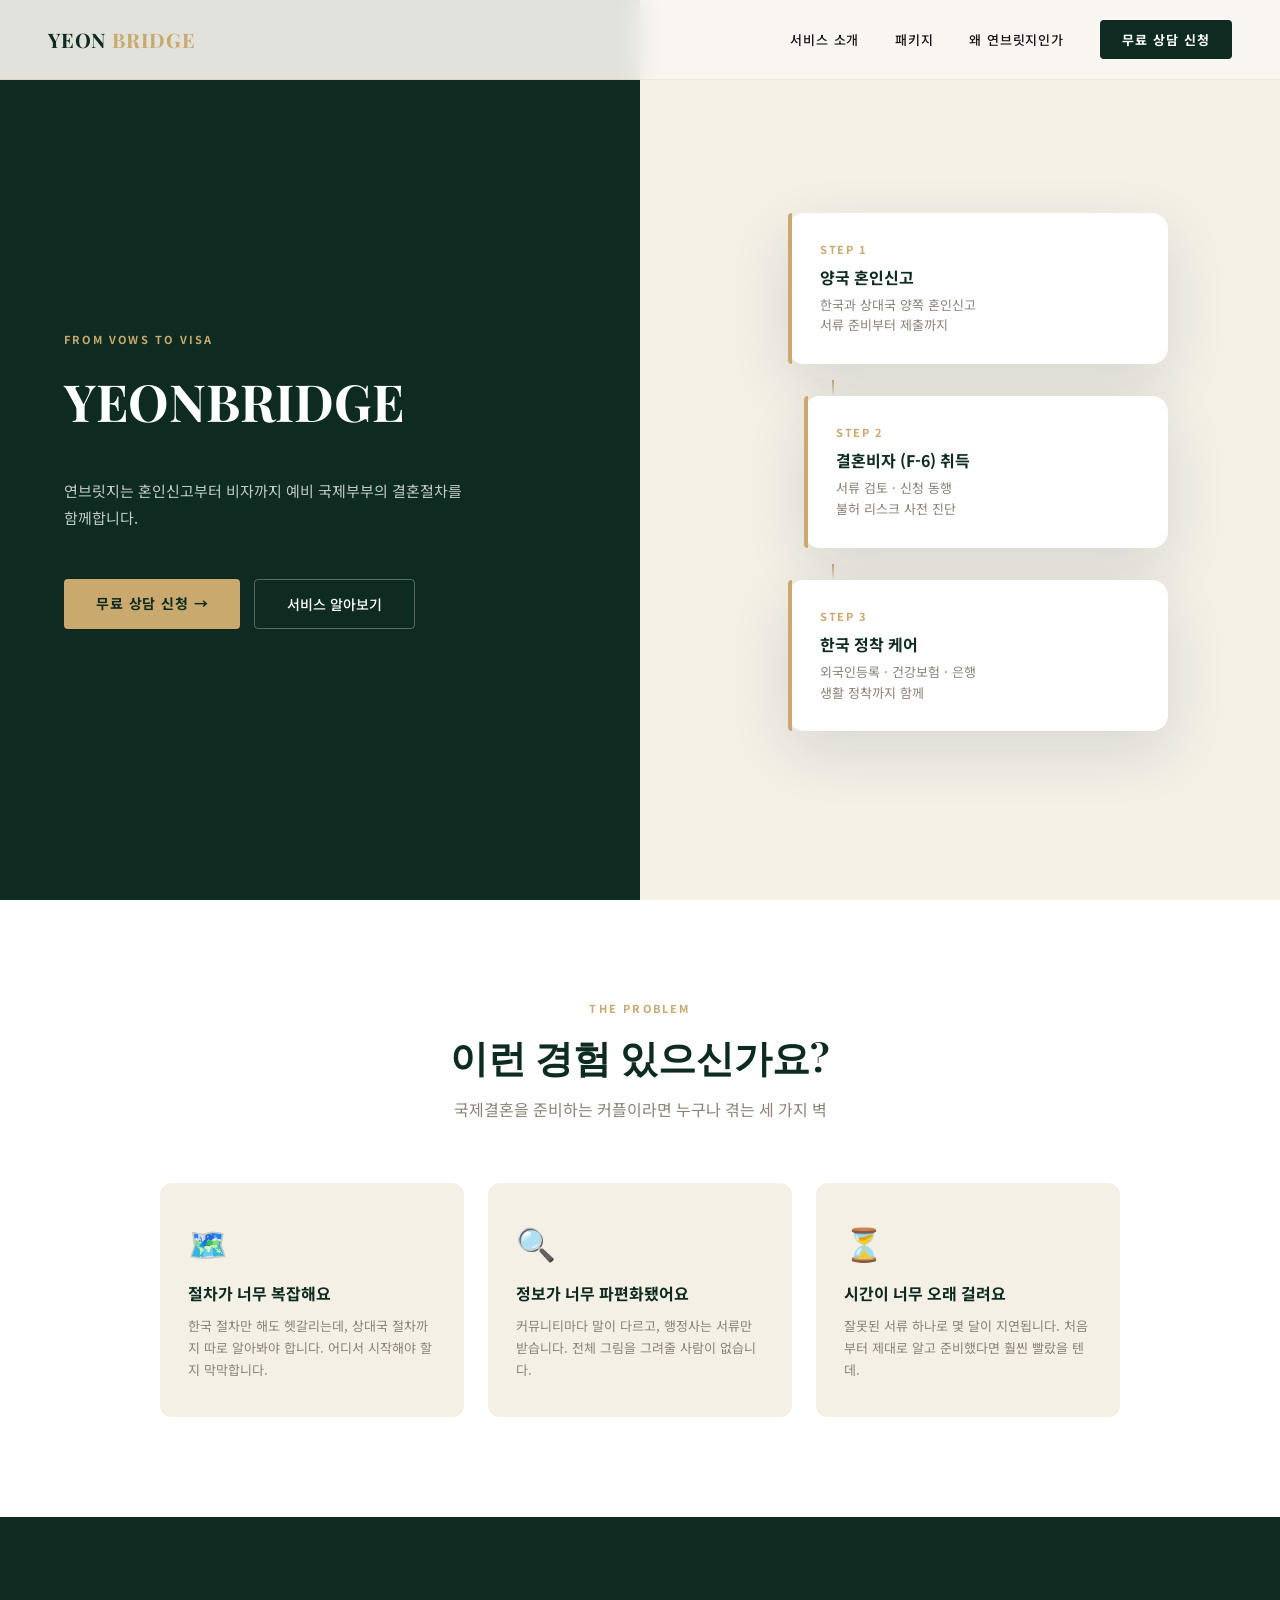
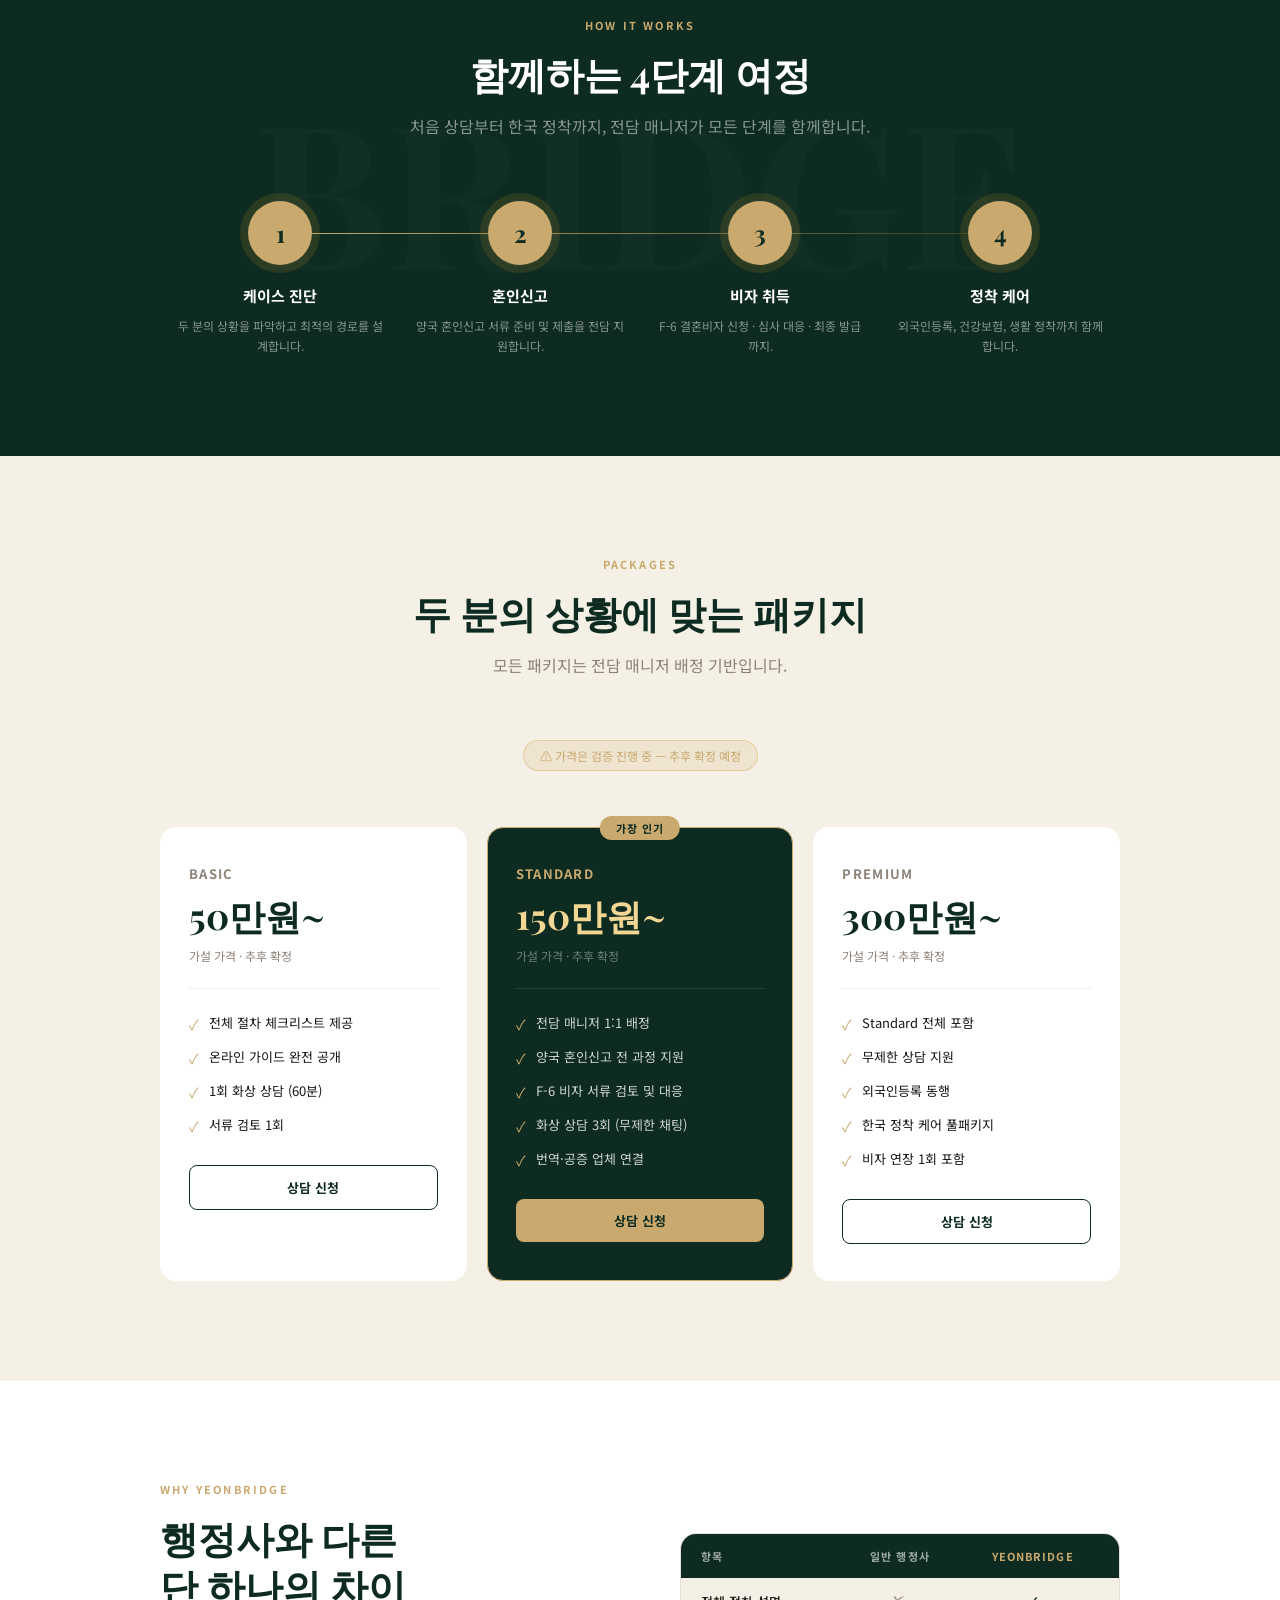
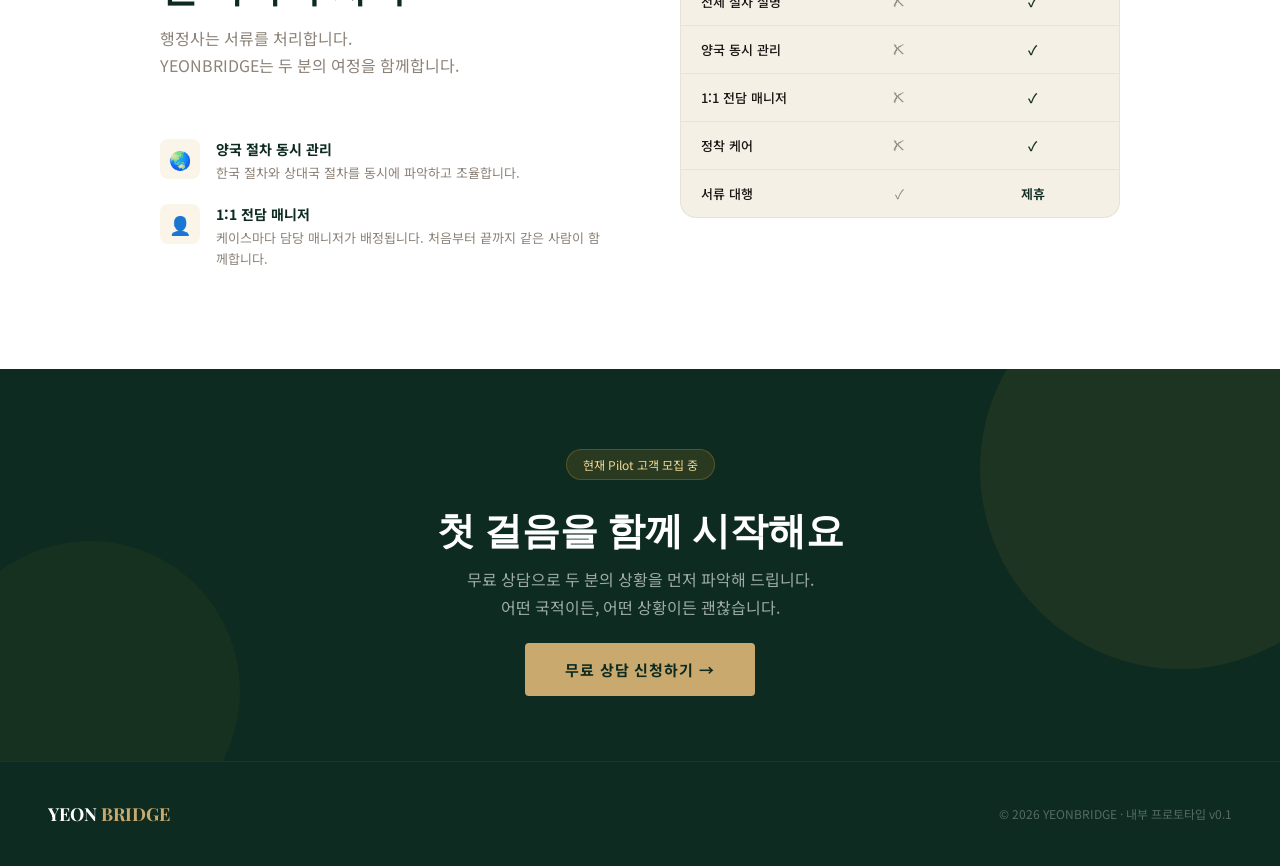
<file: index.html>
<!DOCTYPE html>
<html lang="ko">
<head>
<meta charset="UTF-8">
<meta name="viewport" content="width=device-width, initial-scale=1.0">
<title>YEONBRIDGE</title>
<link rel="preconnect" href="https://fonts.googleapis.com">
<link href="https://fonts.googleapis.com/css2?family=Playfair+Display:ital,wght@0,400;0,700;1,400&family=Noto+Sans+KR:wght@300;400;500;700&display=swap" rel="stylesheet">
<link rel="stylesheet" href="style.css">
</head>
<body>

<!-- NAV -->
<nav>
  <div class="nav-logo">YEON <span>BRIDGE</span></div>
  <div class="nav-links">
    <a href="#how">서비스 소개</a>
    <a href="#packages">패키지</a>
    <a href="#why">왜 연브릿지인가</a>
    <a href="#contact" class="nav-cta">무료 상담 신청</a>
  </div>
</nav>

<!-- HERO -->
<section class="hero">
  <div class="hero-left">
    <div class="hero-eyebrow">From Vows to Visa</div>
    <h1 class="hero-title">
      YEONBRIDGE<br>
      
    </h1>
    <p class="hero-subtitle"></p>
    <p class="hero-desc">
      연브릿지는 혼인신고부터 비자까지 예비 국제부부의 결혼절차를 <br>
      함께합니다.
    </p>
    <div class="hero-btns">
      <a href="#contact" class="btn-primary">무료 상담 신청 →</a>
      <a href="#how" class="btn-secondary">서비스 알아보기</a>
    </div>
  </div>

  <div class="hero-right">
    <div class="hero-visual">
      <div class="card-float fade-up" style="transition-delay:0.3s">
        <div class="card-step">Step 1</div>
        <div class="card-title">양국 혼인신고</div>
        <div class="card-desc">한국과 상대국 양쪽 혼인신고<br>서류 준비부터 제출까지</div>
      </div>
      <div class="connector"></div>
      <div class="card-float fade-up" style="transition-delay:0.5s">
        <div class="card-step">Step 2</div>
        <div class="card-title">결혼비자 (F-6) 취득</div>
        <div class="card-desc">서류 검토 · 신청 동행<br>불허 리스크 사전 진단</div>
      </div>
      <div class="connector"></div>
      <div class="card-float fade-up" style="transition-delay:0.7s">
        <div class="card-step">Step 3</div>
        <div class="card-title">한국 정착 케어</div>
        <div class="card-desc">외국인등록 · 건강보험 · 은행<br>생활 정착까지 함께</div>
      </div>
    </div>
  </div>
</section>

<!-- PAIN POINTS -->
<section class="pain">
  <div class="section-eyebrow">The Problem</div>
  <h2 class="section-title fade-up">이런 경험 있으신가요?</h2>
  <p class="section-sub fade-up">국제결혼을 준비하는 커플이라면 누구나 겪는 세 가지 벽</p>
  <div class="pain-grid">
    <div class="pain-card fade-up">
      <span class="pain-icon">🗺️</span>
      <h3>절차가 너무 복잡해요</h3>
      <p>한국 절차만 해도 헷갈리는데, 상대국 절차까지 따로 알아봐야 합니다. 어디서 시작해야 할지 막막합니다.</p>
    </div>
    <div class="pain-card fade-up" style="transition-delay:0.1s">
      <span class="pain-icon">🔍</span>
      <h3>정보가 너무 파편화됐어요</h3>
      <p>커뮤니티마다 말이 다르고, 행정사는 서류만 받습니다. 전체 그림을 그려줄 사람이 없습니다.</p>
    </div>
    <div class="pain-card fade-up" style="transition-delay:0.2s">
      <span class="pain-icon">⏳</span>
      <h3>시간이 너무 오래 걸려요</h3>
      <p>잘못된 서류 하나로 몇 달이 지연됩니다. 처음부터 제대로 알고 준비했다면 훨씬 빨랐을 텐데.</p>
    </div>
  </div>
</section>

<!-- HOW IT WORKS -->
<section class="how" id="how">
  <div class="how-inner">
    <div class="section-eyebrow" style="text-align:center">How It Works</div>
    <h2 class="section-title fade-up">함께하는 4단계 여정</h2>
    <p class="section-sub fade-up">처음 상담부터 한국 정착까지, 전담 매니저가 모든 단계를 함께합니다.</p>
    <div class="steps">
      <div class="step fade-up">
        <div class="step-num">1</div>
        <h3>케이스 진단</h3>
        <p>두 분의 상황을 파악하고 최적의 경로를 설계합니다.</p>
      </div>
      <div class="step fade-up" style="transition-delay:0.15s">
        <div class="step-num">2</div>
        <h3>혼인신고</h3>
        <p>양국 혼인신고 서류 준비 및 제출을 전담 지원합니다.</p>
      </div>
      <div class="step fade-up" style="transition-delay:0.3s">
        <div class="step-num">3</div>
        <h3>비자 취득</h3>
        <p>F-6 결혼비자 신청 · 심사 대응 · 최종 발급까지.</p>
      </div>
      <div class="step fade-up" style="transition-delay:0.45s">
        <div class="step-num">4</div>
        <h3>정착 케어</h3>
        <p>외국인등록, 건강보험, 생활 정착까지 함께합니다.</p>
      </div>
    </div>
  </div>
</section>

<!-- PACKAGES -->
<section class="packages" id="packages">
  <div class="packages-inner">
    <div class="section-eyebrow" style="text-align:center">Packages</div>
    <h2 class="section-title fade-up">두 분의 상황에 맞는 패키지</h2>
    <p class="section-sub fade-up">모든 패키지는 전담 매니저 배정 기반입니다.</p>
    <div style="text-align:center">
      <span class="pkg-note">⚠️ 가격은 검증 진행 중 — 추후 확정 예정</span>
    </div>
    <div class="pkg-grid">
      <div class="pkg fade-up">
        <div class="pkg-name">Basic</div>
        <div class="pkg-price">50만원~</div>
        <div class="pkg-price-note">가설 가격 · 추후 확정</div>
        <div class="pkg-divider"></div>
        <div class="pkg-feature"><span class="pkg-check">✓</span>전체 절차 체크리스트 제공</div>
        <div class="pkg-feature"><span class="pkg-check">✓</span>온라인 가이드 완전 공개</div>
        <div class="pkg-feature"><span class="pkg-check">✓</span>1회 화상 상담 (60분)</div>
        <div class="pkg-feature"><span class="pkg-check">✓</span>서류 검토 1회</div>
        <a href="#contact" class="pkg-cta pkg-cta-outline">상담 신청</a>
      </div>

      <div class="pkg featured fade-up" style="transition-delay:0.1s">
        <div class="pkg-badge">가장 인기</div>
        <div class="pkg-name">Standard</div>
        <div class="pkg-price" style="color:var(--gold-light)">150만원~</div>
        <div class="pkg-price-note">가설 가격 · 추후 확정</div>
        <div class="pkg-divider"></div>
        <div class="pkg-feature"><span class="pkg-check">✓</span>전담 매니저 1:1 배정</div>
        <div class="pkg-feature"><span class="pkg-check">✓</span>양국 혼인신고 전 과정 지원</div>
        <div class="pkg-feature"><span class="pkg-check">✓</span>F-6 비자 서류 검토 및 대응</div>
        <div class="pkg-feature"><span class="pkg-check">✓</span>화상 상담 3회 (무제한 채팅)</div>
        <div class="pkg-feature"><span class="pkg-check">✓</span>번역·공증 업체 연결</div>
        <a href="#contact" class="pkg-cta pkg-cta-solid">상담 신청</a>
      </div>

      <div class="pkg fade-up" style="transition-delay:0.2s">
        <div class="pkg-name">Premium</div>
        <div class="pkg-price">300만원~</div>
        <div class="pkg-price-note">가설 가격 · 추후 확정</div>
        <div class="pkg-divider"></div>
        <div class="pkg-feature"><span class="pkg-check">✓</span>Standard 전체 포함</div>
        <div class="pkg-feature"><span class="pkg-check">✓</span>무제한 상담 지원</div>
        <div class="pkg-feature"><span class="pkg-check">✓</span>외국인등록 동행</div>
        <div class="pkg-feature"><span class="pkg-check">✓</span>한국 정착 케어 풀패키지</div>
        <div class="pkg-feature"><span class="pkg-check">✓</span>비자 연장 1회 포함</div>
        <a href="#contact" class="pkg-cta pkg-cta-outline">상담 신청</a>
      </div>
    </div>
  </div>
</section>

<!-- WHY YEONBRIDGE -->
<section class="why" id="why">
  <div class="why-inner">
    <div class="why-text">
      <div class="section-eyebrow">Why YEONBRIDGE</div>
      <h2 class="section-title fade-up">행정사와 다른<br>단 하나의 차이</h2>
      <p class="section-sub fade-up">행정사는 서류를 처리합니다.<br>YEONBRIDGE는 두 분의 여정을 함께합니다.</p>
      <div class="why-points">
        <div class="why-point fade-up">

          <div>
            <h4></h4>
            <p></p>
          </div>
        </div>
        <div class="why-point fade-up" style="transition-delay:0.1s">
          <div class="why-point-icon">🌏</div>
          <div>
            <h4>양국 절차 동시 관리</h4>
            <p>한국 절차와 상대국 절차를 동시에 파악하고 조율합니다.</p>
          </div>
        </div>
        <div class="why-point fade-up" style="transition-delay:0.2s">
          <div class="why-point-icon">👤</div>
          <div>
            <h4>1:1 전담 매니저</h4>
            <p>케이스마다 담당 매니저가 배정됩니다. 처음부터 끝까지 같은 사람이 함께합니다.</p>
          </div>
        </div>
      </div>
    </div>

    <div class="why-visual fade-up">
      <div class="compare-table">
        <div class="compare-header">
          <span>항목</span>
          <span>일반 행정사</span>
          <span>YEONBRIDGE</span>
        </div>
        <div class="compare-row">
          <span>전체 절차 설명</span>
          <span class="icon-no">✗</span>
          <span class="icon-yes">✓</span>
        </div>
        <div class="compare-row">
          <span>양국 동시 관리</span>
          <span class="icon-no">✗</span>
          <span class="icon-yes">✓</span>
        </div>
        <div class="compare-row">
          <span>1:1 전담 매니저</span>
          <span class="icon-no">✗</span>
          <span class="icon-yes">✓</span>
        </div>
        <div class="compare-row">
          <span>정착 케어</span>
          <span class="icon-no">✗</span>
          <span class="icon-yes">✓</span>
        </div>
        <div class="compare-row">
          <span>서류 대행</span>
          <span class="icon-yes">✓</span>
          <span class="icon-partial">제휴</span>
        </div>

        </div>
      </div>
    </div>
  </div>
</section>

<!-- CTA BANNER -->
<section class="cta-banner" id="contact">
  <span class="cta-note">현재 Pilot 고객 모집 중</span>
  <h2 class="section-title fade-up">첫 걸음을 함께 시작해요</h2>
  <p class="section-sub fade-up" style="margin-bottom:36px">무료 상담으로 두 분의 상황을 먼저 파악해 드립니다.<br>어떤 국적이든, 어떤 상황이든 괜찮습니다.</p>
  <a href="navigator.html" class="btn-primary">무료 상담 신청하기 →</a>
</section>

<!-- FOOTER -->
<footer>
  <div class="footer-logo">YEON <span>BRIDGE</span></div>
  <div class="footer-copy">© 2026 YEONBRIDGE · 내부 프로토타입 v0.1</div>
</footer>

<script src="main.js"></script>
</body>
</html>
</file>
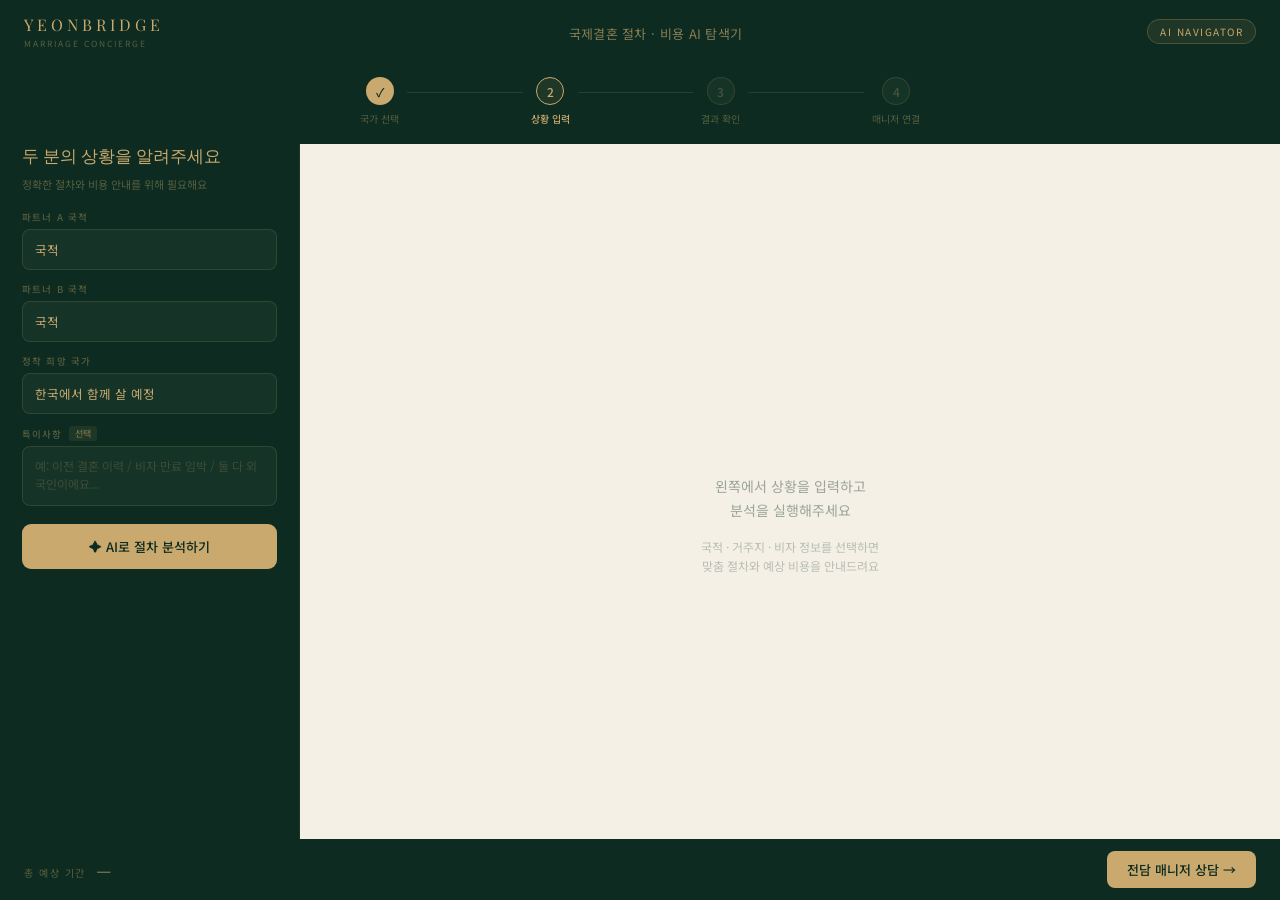
<file: navigator.html>
<!DOCTYPE html>
<html lang="ko">
<head>
<meta charset="UTF-8">
<meta name="viewport" content="width=device-width, initial-scale=1.0">
<title>YEONBRIDGE — AI Navigator</title>
<link href="https://fonts.googleapis.com/css2?family=Playfair+Display:ital,wght@0,400;0,600;1,400&family=Noto+Sans+KR:wght@300;400;500;700&display=swap" rel="stylesheet">
<link rel="stylesheet" href="navigator.css">
</head>
<body>
<!-- 전체 페이지 래퍼 -->
<div class="page">

  <!-- ── TOPBAR ── -->
  <header class="topbar">
    <a href="index.html" class="topbar-logo">
      <span class="logo-text">YEONBRIDGE</span>
      <span class="logo-sub">MARRIAGE CONCIERGE</span>
    </a>
    <div class="topbar-center">
      <span class="topbar-title">국제결혼 절차 · 비용 AI 탐색기</span>
    </div>
    <div class="ai-badge">AI NAVIGATOR</div>
  </header>

  <!-- ── 진행 단계 표시 (상단 중앙) ── -->
  <div class="progress-bar-wrap">
    <div class="progress-track">
      <div class="progress-step" id="ps1">
        <div class="ps-circle done" id="sc1">✓</div>
        <div class="ps-label" id="sl1">국가 선택</div>
      </div>
      <div class="progress-line" id="pl1"></div>
      <div class="progress-step" id="ps2">
        <div class="ps-circle active" id="sc2">2</div>
        <div class="ps-label active" id="sl2">상황 입력</div>
      </div>
      <div class="progress-line" id="pl2"></div>
      <div class="progress-step" id="ps3">
        <div class="ps-circle todo" id="sc3">3</div>
        <div class="ps-label" id="sl3">결과 확인</div>
      </div>
      <div class="progress-line" id="pl3"></div>
      <div class="progress-step" id="ps4">
        <div class="ps-circle todo" id="sc4">4</div>
        <div class="ps-label" id="sl4">매니저 연결</div>
      </div>
    </div>
  </div>

  <!-- ── MAIN: 입력 + 결과 ── -->
  <div class="main">

    <!-- 입력 패널 -->
    <aside class="input-panel">
      <div class="input-inner">

        <div class="input-section-title">두 분의 상황을 알려주세요</div>
        <div class="input-section-sub">정확한 절차와 비용 안내를 위해 필요해요</div>

        <div class="fields">

          <!-- 파트너 A 국적 -->
          <div class="field">
            <div class="field-label">파트너 A 국적</div>
            <select id="f-partner-a">
              <option value="Country">국적</option>
              <option value="Korea">🇰🇷 한국</option>
              <option value="Indonesia">🇮🇩 인도네시아</option>
              <option value="Vietnam">🇻🇳 베트남</option>
              <option value="Philippines">🇵🇭 필리핀</option>
              <option value="Thailand">🇹🇭 태국</option>
              <option value="China">🇨🇳 중국</option>
              <option value="Japan">🇯🇵 일본</option>
              <option value="USA">🇺🇸 미국</option>
              <option value="other">기타 국가</option>
            </select>
          </div>

          <!-- 파트너 B 국적 -->
          <div class="field">
            <div class="field-label">파트너 B 국적</div>
            <select id="f-partner-b">
              <option value="Country">국적</option>
              <option value="Korea">🇰🇷 한국</option>
              <option value="Indonesia">🇮🇩 인도네시아</option>
              <option value="Vietnam">🇻🇳 베트남</option>
              <option value="Philippines">🇵🇭 필리핀</option>
              <option value="Thailand">🇹🇭 태국</option>
              <option value="China">🇨🇳 중국</option>
              <option value="Japan">🇯🇵 일본</option>
              <option value="USA">🇺🇸 미국</option>
              <option value="other">기타 국가</option>
            </select>
          </div>

          <!-- 정착 목표 국가 -->
          <div class="field">
            <div class="field-label">정착 희망 국가</div>
            <select id="f-settle">
              <option value="Korea">한국에서 함께 살 예정</option>
              <option value="foreign">상대국에서 함께 살 예정</option>
              <option value="undecided">미정 / 아직 모름</option>
            </select>
          </div>


          <!-- 특이사항 -->
          <div class="field">
            <div class="field-label">특이사항 <span class="optional">선택</span></div>
            <textarea id="f-note" placeholder="예: 이전 결혼 이력 / 비자 만료 임박 / 둘 다 외국인이에요..."></textarea>
          </div>
        </div>

        <button class="analyze-btn" id="analyze-btn" onclick="runAnalysis()">
          <span class="btn-text">✦ AI로 절차 분석하기</span>
          <span class="spinner"></span>
        </button>

      </div>
    </aside>

    <!-- 결과 패널 -->
    <section class="result-panel" id="result-panel">

      <!-- 빈 상태 -->
      <div class="empty-state" id="empty-state">
        <div class="empty-icon">
          <svg width="64" height="44" viewBox="0 0 64 44" fill="none">

          </svg>
        </div>
        <p class="empty-title">왼쪽에서 상황을 입력하고<br>분석을 실행해주세요</p>
        <p class="empty-hint">국적 · 거주지 · 비자 정보를 선택하면<br>맞춤 절차와 예상 비용을 안내드려요</p>
      </div>

      <!-- 결과 콘텐츠 -->
      <div class="result-content hidden" id="result-content">

        <div class="result-header">
          <div class="result-title" id="result-title">—</div>
          <div class="result-tags" id="result-tags"></div>
        </div>

        <div class="cards">
          <!-- 절차 카드 -->
          <div class="card">
            <div class="card-label">필요 절차</div>
            <div id="proc-list"></div>
          </div>

          <!-- 비용 + 기간 카드 -->
          <div class="card">
            <div class="card-label">예상 비용</div>
            <div class="cost-big" id="cost-big">—</div>
            <div class="cost-sub">직접비용 기준 · 컨설팅 수수료 별도</div>
            <div class="card-label" style="margin-top:14px">단계별 소요 기간</div>
            <div id="bar-list"></div>
          </div>

          <!-- 서류 카드 (넓게) -->
          <div class="card card-wide">
            <div class="card-label">필요 서류 목록</div>
            <div class="docs-grid" id="docs-list"></div>
          </div>
        </div>

      </div>
    </section>
  </div>

  <!-- ── 하단 바 ── -->
  <footer class="bottom-bar" id="bottom-bar">
    <div class="bottom-total">
      <span class="bottom-label">총 예상 기간</span>
      <span class="bottom-val" id="total-period">—</span>
    </div>
    <div class="bottom-tags" id="bottom-tags"></div>
    <button class="bottom-cta" onclick="">
      전담 매니저 상담 →
    </button>
  </footer>

</div>
<script src="navigator.js"></script>
</body>
</html>
</file>
<file: style.css>
:root {
  --navy: #0D2B20;
  --blue: #1A4B8C;
  --gold: #C9A96E;
  --gold-light: #F2D794;
  --cream: #F4F0E6;
  --warm-gray: #8C8278;
  --text: #1A1614;
  --white: #FFFFFF;
}

*, *::before, *::after { margin: 0; padding: 0; box-sizing: border-box; }

html { scroll-behavior: smooth; }

body {
  font-family: 'Noto Sans KR', sans-serif;
  background: var(--cream);
  color: var(--text);
  overflow-x: hidden;
}

/* ── NAV ─────────────────────────────────────── */
nav {
  position: fixed; top: 0; left: 0; right: 0; z-index: 100;
  display: flex; align-items: center; justify-content: space-between;
  padding: 20px 48px;
  background: rgba(250,247,242,0.9);
  backdrop-filter: blur(12px);
  border-bottom: 1px solid rgba(200,149,42,0.15);
  animation: fadeDown 0.8s ease both;
}
.nav-logo {
  font-family: 'Playfair Display', serif;
  font-size: 20px;
  font-weight: 700;
  color: var(--navy);
  letter-spacing: 0.04em;
}
.nav-logo span { color: var(--gold); }
.nav-links {
  display: flex;
  gap: 36px;
  align-items: center;
}
.nav-links a {
  font-size: 13px;
  font-weight: 500;
  color: var(--text);
  text-decoration: none;
  letter-spacing: 0.06em;
  transition: color 0.2s;
}
.nav-links a:hover { color: var(--navy); }
.nav-cta {
  background: var(--navy);
  color: var(--white) !important;
  padding: 10px 22px;
  border-radius: 4px;
  font-size: 13px !important;
  font-weight: 700 !important;
  letter-spacing: 0.08em !important;
  text-decoration: none;
  transition: background 0.2s, transform 0.2s !important;
}
.nav-cta:hover { background: var(--navy) !important; transform: translateY(-1px); }

/* ── HERO ─────────────────────────────────────── */
.hero {
  min-height: 100vh;
  display: grid;
  grid-template-columns: 1fr 1fr;
  position: relative;
  overflow: hidden;
}
.hero-left {
  background: var(--navy);
  padding: 140px 64px 80px;
  display: flex;
  flex-direction: column;
  justify-content: center;
  position: relative;
  animation: fadeLeft 1s ease 0.2s both;
}
.hero-left::after {
  content: '';
  position: absolute;
  top: 0; bottom: 0; right: -60px;
  width: 120px;
  background: var(--navy);
  clip-path: polygon(0 0, 0 100%, 50% 100%, 100% 50%, 50% 0);
  z-index: 2;
}
.hero-eyebrow {
  font-size: 11px;
  font-weight: 700;
  letter-spacing: 0.2em;
  color: var(--gold);
  text-transform: uppercase;
  margin-bottom: 24px;
}
.hero-title {
  font-family: 'Playfair Display', serif;
  font-size: clamp(36px, 4vw, 54px);
  font-weight: 700;
  color: var(--white);
  line-height: 1.2;
  margin-bottom: 12px;
}
.hero-title em { font-style: italic; color: var(--gold-light); }
.hero-subtitle {
  font-family: 'Playfair Display', serif;
  font-size: clamp(16px, 2vw, 22px);
  font-style: italic;
  color: rgba(255,255,255,0.5);
  margin-bottom: 32px;
  line-height: 1.5;
}
.hero-desc {
  font-size: 15px;
  color: rgba(255,255,255,0.75);
  line-height: 1.8;
  max-width: 420px;
  margin-bottom: 48px;
}
.hero-btns { display: flex; gap: 14px; flex-wrap: wrap; }
.btn-primary {
  background: var(--gold);
  color: var(--navy);
  padding: 14px 32px;
  border-radius: 4px;
  font-size: 14px;
  font-weight: 700;
  letter-spacing: 0.06em;
  text-decoration: none;
  transition: background 0.2s, transform 0.2s;
}
.btn-primary:hover { background: var(--gold-light); transform: translateY(-2px); }
.btn-secondary {
  border: 1px solid rgba(255,255,255,0.3);
  color: var(--white);
  padding: 14px 32px;
  border-radius: 4px;
  font-size: 14px;
  font-weight: 500;
  text-decoration: none;
  transition: border-color 0.2s, background 0.2s;
}
.btn-secondary:hover { border-color: var(--gold); background: rgba(200,149,42,0.08); }
.hero-right {
  background: var(--cream);
  display: flex;
  align-items: center;
  justify-content: center;
  padding: 140px 64px 80px 100px;
  position: relative;
  animation: fadeRight 1s ease 0.4s both;
}
.hero-visual { position: relative; width: 100%; max-width: 380px; }
.card-float {
  background: var(--white);
  border-radius: 16px;
  padding: 28px 32px;
  box-shadow: 0 20px 60px rgba(15,36,64,0.12);
  margin-bottom: 16px;
  position: relative;
}
.card-float::before {
  content: '';
  position: absolute;
  left: 0; top: 0; bottom: 0;
  width: 4px;
  border-radius: 16px 0 0 16px;
  background: var(--gold);
}
.card-step {
  font-size: 11px;
  font-weight: 700;
  letter-spacing: 0.15em;
  color: var(--gold);
  text-transform: uppercase;
  margin-bottom: 8px;
}
.card-title { font-size: 16px; font-weight: 700; color: var(--navy); margin-bottom: 6px; }
.card-desc { font-size: 13px; color: var(--warm-gray); line-height: 1.6; }
.card-float:nth-child(2) { margin-left: 32px; }
.card-float:nth-child(3) { margin-left: 16px; }
.connector {
  width: 2px; height: 16px;
  background: linear-gradient(to bottom, var(--gold), transparent);
  margin: 0 0 0 44px;
}

/* ── PAIN ─────────────────────────────────────── */
.pain { background: var(--white); padding: 100px 48px; text-align: center; }
.section-eyebrow {
  font-size: 11px;
  font-weight: 700;
  letter-spacing: 0.2em;
  color: var(--gold);
  text-transform: uppercase;
  margin-bottom: 16px;
}
.section-title {
  font-family: 'Playfair Display', serif;
  font-size: clamp(28px, 3vw, 42px);
  font-weight: 700;
  color: var(--navy);
  margin-bottom: 16px;
  line-height: 1.25;
}
.section-sub {
  font-size: 16px;
  color: var(--warm-gray);
  max-width: 560px;
  margin: 0 auto 60px;
  line-height: 1.7;
}
.pain-grid {
  display: grid;
  grid-template-columns: repeat(3, 1fr);
  gap: 24px;
  max-width: 960px;
  margin: 0 auto;
}
.pain-card {
  background: var(--cream);
  border-radius: 12px;
  padding: 36px 28px;
  text-align: left;
  position: relative;
  overflow: hidden;
  transition: transform 0.3s, box-shadow 0.3s;
}
.pain-card:hover { transform: translateY(-4px); box-shadow: 0 16px 40px rgba(15,36,64,0.1); }
.pain-icon { font-size: 32px; margin-bottom: 16px; display: block; }
.pain-card h3 { font-size: 16px; font-weight: 700; color: var(--navy); margin-bottom: 10px; }
.pain-card p { font-size: 13px; color: var(--warm-gray); line-height: 1.7; }

/* ── HOW ─────────────────────────────────────── */
.how { background: var(--navy); padding: 100px 48px; position: relative; overflow: hidden; }
.how::before {
  content: 'BRIDGE';
  position: absolute;
  font-family: 'Playfair Display', serif;
  font-size: 200px;
  font-weight: 700;
  color: rgba(255,255,255,0.025);
  top: 50%; left: 50%;
  transform: translate(-50%, -50%);
  white-space: nowrap;
  pointer-events: none;
}
.how-inner { max-width: 960px; margin: 0 auto; }
.how .section-eyebrow { color: var(--gold); }
.how .section-title { color: var(--white); text-align: center; }
.how .section-sub { color: rgba(255,255,255,0.5); text-align: center; }
.steps {
  display: grid;
  grid-template-columns: repeat(4, 1fr);
  gap: 0;
  position: relative;
  margin-top: 60px;
}
.steps::before {
  content: '';
  position: absolute;
  top: 32px;
  left: calc(12.5% + 20px);
  right: calc(12.5% + 20px);
  height: 1px;
  background: linear-gradient(to right, var(--gold), rgba(200,149,42,0.2));
}
.step { text-align: center; padding: 0 16px; position: relative; }
.step-num {
  width: 64px; height: 64px;
  border-radius: 50%;
  background: var(--gold);
  color: var(--navy);
  font-family: 'Playfair Display', serif;
  font-size: 24px;
  font-weight: 700;
  display: flex; align-items: center; justify-content: center;
  margin: 0 auto 20px;
  position: relative; z-index: 1;
  box-shadow: 0 0 0 8px rgba(200,149,42,0.15);
}
.step h3 { font-size: 15px; font-weight: 700; color: var(--white); margin-bottom: 10px; }
.step p { font-size: 12px; color: rgba(255,255,255,0.5); line-height: 1.7; }

/* ── PACKAGES ─────────────────────────────────── */
.packages { background: var(--cream); padding: 100px 48px; }
.packages-inner { max-width: 960px; margin: 0 auto; }
.packages .section-title { text-align: center; }
.packages .section-sub { text-align: center; }
.pkg-note {
  display: inline-block;
  background: rgba(200,149,42,0.12);
  border: 1px solid rgba(200,149,42,0.3);
  color: var(--gold);
  font-size: 12px;
  padding: 6px 16px;
  border-radius: 100px;
  margin-bottom: 40px;
}
.pkg-grid { display: grid; grid-template-columns: repeat(3, 1fr); gap: 20px; margin-top: 16px; }
.pkg {
  background: var(--white);
  border-radius: 16px;
  padding: 36px 28px;
  position: relative;
  border: 1.5px solid transparent;
  transition: transform 0.3s, box-shadow 0.3s;
}
.pkg:hover { transform: translateY(-4px); box-shadow: 0 20px 48px rgba(15,36,64,0.1); }
.pkg.featured { border-color: var(--gold); background: var(--navy); }
.pkg-badge {
  position: absolute; top: -12px; left: 50%; transform: translateX(-50%);
  background: var(--gold); color: var(--navy);
  font-size: 11px; font-weight: 700; letter-spacing: 0.1em;
  padding: 4px 16px; border-radius: 100px;
}
.pkg-name { font-size: 13px; font-weight: 700; letter-spacing: 0.1em; text-transform: uppercase; color: var(--warm-gray); margin-bottom: 8px; }
.pkg.featured .pkg-name { color: var(--gold); }
.pkg-price { font-family: 'Playfair Display', serif; font-size: 36px; font-weight: 700; color: var(--navy); margin-bottom: 4px; }
.pkg.featured .pkg-price { color: var(--white); }
.pkg-price-note { font-size: 12px; color: var(--warm-gray); margin-bottom: 24px; }
.pkg.featured .pkg-price-note { color: rgba(255,255,255,0.4); }
.pkg-divider { height: 1px; background: rgba(0,0,0,0.06); margin-bottom: 24px; }
.pkg.featured .pkg-divider { background: rgba(255,255,255,0.1); }
.pkg-feature { display: flex; align-items: flex-start; gap: 10px; margin-bottom: 12px; font-size: 13px; color: var(--text); line-height: 1.5; }
.pkg.featured .pkg-feature { color: rgba(255,255,255,0.8); }
.pkg-check { color: var(--gold); font-size: 14px; flex-shrink: 0; margin-top: 1px; }
.pkg-cta {
  display: block; text-align: center; margin-top: 28px; padding: 12px;
  border-radius: 8px; font-size: 13px; font-weight: 700; text-decoration: none; transition: 0.2s;
}
.pkg-cta-outline { border: 1.5px solid var(--navy); color: var(--navy); }
.pkg-cta-outline:hover { background: var(--navy); color: var(--white); }
.pkg-cta-solid { background: var(--gold); color: var(--navy); }
.pkg-cta-solid:hover { background: var(--gold-light); }

/* ── WHY ─────────────────────────────────────── */
.why { background: var(--white); padding: 100px 48px; }
.why-inner { max-width: 960px; margin: 0 auto; display: grid; grid-template-columns: 1fr 1fr; gap: 80px; align-items: center; }
.why-text .section-title { text-align: left; margin-bottom: 16px; }
.why-text .section-sub { text-align: left; margin: 0 0 36px; }
.why-points { display: flex; flex-direction: column; gap: 20px; }
.why-point { display: flex; gap: 16px; align-items: flex-start; }
.why-point-icon {
  width: 40px; height: 40px; border-radius: 8px;
  background: rgba(200,149,42,0.1);
  display: flex; align-items: center; justify-content: center;
  font-size: 18px; flex-shrink: 0;
}
.why-point h4 { font-size: 14px; font-weight: 700; color: var(--navy); margin-bottom: 4px; }
.why-point p { font-size: 13px; color: var(--warm-gray); line-height: 1.6; }
.compare-table { background: var(--cream); border-radius: 16px; overflow: hidden; border: 1px solid rgba(0,0,0,0.06); }
.compare-header { display: grid; grid-template-columns: 1fr 1fr 1fr; background: var(--navy); padding: 14px 20px; }
.compare-header span { font-size: 11px; font-weight: 700; letter-spacing: 0.1em; text-transform: uppercase; color: rgba(255,255,255,0.6); text-align: center; }
.compare-header span:first-child { text-align: left; }
.compare-header span:last-child { color: var(--gold); }
.compare-row { display: grid; grid-template-columns: 1fr 1fr 1fr; padding: 14px 20px; border-bottom: 1px solid rgba(0,0,0,0.05); font-size: 13px; transition: background 0.2s; }
.compare-row:hover { background: rgba(200,149,42,0.04); }
.compare-row:last-child { border-bottom: none; }
.compare-row span { text-align: center; color: var(--warm-gray); }
.compare-row span:first-child { text-align: left; color: var(--text); font-weight: 500; }
.compare-row span:last-child { color: var(--navy); font-weight: 600; }
.icon-yes { color: #16A34A; }
.icon-no { color: #DC2626; }
.icon-partial { color: var(--gold); }

/* ── CTA BANNER ─────────────────────────────── */
.cta-banner {
  background: linear-gradient(135deg, var(--navy) 0%, var(--navy) 100%);
  padding: 80px 48px; text-align: center;
  position: relative; overflow: hidden;
}
.cta-banner::before {
  content: '';
  position: absolute; top: -100px; right: -100px;
  width: 400px; height: 400px; border-radius: 50%;
  background: rgba(200,149,42,0.08);
}
.cta-banner::after {
  content: '';
  position: absolute; bottom: -80px; left: -60px;
  width: 300px; height: 300px; border-radius: 50%;
  background: rgba(200,149,42,0.05);
}
.cta-banner .section-title { color: var(--white); margin-bottom: 14px; }
.cta-banner .section-sub { color: rgba(255,255,255,0.6); }
.cta-note {
  display: inline-block;
  background: rgba(200,149,42,0.15);
  border: 1px solid rgba(200,149,42,0.3);
  color: var(--gold-light);
  font-size: 12px; padding: 6px 16px; border-radius: 100px; margin-bottom: 24px;
}
.cta-banner .btn-primary { font-size: 15px; padding: 16px 40px; position: relative; z-index: 1; }

/* ── FOOTER ─────────────────────────────────── */
footer {
  background: var(--navy); padding: 40px 48px;
  display: flex; align-items: center; justify-content: space-between;
  border-top: 1px solid rgba(255,255,255,0.05);
}
.footer-logo { font-family: 'Playfair Display', serif; font-size: 18px; font-weight: 700; color: var(--white); }
.footer-logo span { color: var(--gold); }
.footer-copy { font-size: 12px; color: rgba(255,255,255,0.3); }

/* ── ANIMATIONS ─────────────────────────────── */
@keyframes fadeDown {
  from { opacity: 0; transform: translateY(-16px); }
  to { opacity: 1; transform: translateY(0); }
}
@keyframes fadeLeft {
  from { opacity: 0; transform: translateX(-24px); }
  to { opacity: 1; transform: translateX(0); }
}
@keyframes fadeRight {
  from { opacity: 0; transform: translateX(24px); }
  to { opacity: 1; transform: translateX(0); }
}
.fade-up {
  opacity: 0;
  transform: translateY(24px);
  transition: opacity 0.7s ease, transform 0.7s ease;
}
.fade-up.visible { opacity: 1; transform: translateY(0); }

/* ── RESPONSIVE ─────────────────────────────── */
@media (max-width: 900px) {
  nav { padding: 16px 24px; }
  .nav-links { display: none; }
  .hero { grid-template-columns: 1fr; }
  .hero-left { padding: 120px 32px 60px; }
  .hero-left::after { display: none; }
  .hero-right { padding: 40px 32px 60px; }
  .pain-grid, .pkg-grid { grid-template-columns: 1fr; }
  .steps { grid-template-columns: 1fr 1fr; gap: 32px; }
  .steps::before { display: none; }
  .why-inner { grid-template-columns: 1fr; gap: 48px; }
  footer { flex-direction: column; gap: 12px; text-align: center; }
}
</file>
<file: navigator.css>
/* =============================================
   YEONBRIDGE Navigator — navigator.css
   ============================================= */

/* ── 디자인 토큰 ── */
:root {
  --forest: #0D2B20;
  --gold: #C9A96E;
  --gold-light: #E8D5B0;
  --cream: #F4F0E6;
  --cream-dark: #EAE5D8;
  --forest-faint: rgba(13,43,32,0.06);
  --forest-border: rgba(13,43,32,0.12);
  --gold-faint: rgba(201,169,110,0.10);
  --gold-border: rgba(201,169,110,0.25);
  --serif: 'Playfair Display', serif;
  --sans: 'Noto Sans KR', sans-serif;
}

/* ── 리셋 ── */
*, *::before, *::after { margin: 0; padding: 0; box-sizing: border-box; }
html, body { height: 100%; }
body {
  font-family: var(--sans);
  background: var(--cream);
  color: var(--forest);
  min-height: 100vh;
  display: flex;
  flex-direction: column;
}

/* ── 전체 페이지 래퍼: 세로 flex ── */
.page {
  display: flex;
  flex-direction: column;
  min-height: 100vh;
}


/* ─────────────────────────────────────────────
   TOPBAR
   ───────────────────────────────────────────── */
.topbar {
  background: var(--forest);
  padding: 14px 24px;
  display: flex;
  align-items: center;
  justify-content: space-between;
  flex-shrink: 0;
  gap: 12px;
}
/* 로고: 홈으로 가는 링크 */
.topbar-logo {
  display: flex;
  flex-direction: column;
  gap: 2px;
  text-decoration: none;
  flex-shrink: 0;
}
.logo-text { font-family: var(--serif); font-size: 16px; color: var(--gold); letter-spacing: 4px; }
.logo-sub  { font-size: 8.5px; color: rgba(201,169,110,0.4); letter-spacing: 2px; }

/* 가운데 제목 */
.topbar-center { flex: 1; text-align: center; }
.topbar-title  { font-size: 13px; color: rgba(201,169,110,0.65); letter-spacing: 0.3px; }

/* AI 뱃지 */
.ai-badge {
  font-size: 10px;
  background: var(--gold-faint);
  border: 1px solid var(--gold-border);
  color: var(--gold);
  padding: 4px 12px;
  border-radius: 20px;
  letter-spacing: 1.5px;
  flex-shrink: 0;
}


/* ─────────────────────────────────────────────
   진행 단계 바 (상단 중앙)
   ───────────────────────────────────────────── */
.progress-bar-wrap {
  background: var(--forest);
  padding: 14px 24px 18px;
  display: flex;
  justify-content: center;

}

/* 스텝 + 연결선 가로 배치 */
.progress-track {
  display: flex;
  align-items: center;
  gap: 0;
  max-width: 560px;
  width: 100%;
}

/* 개별 스텝 */
.progress-step {
  display: flex;
  flex-direction: column;
  align-items: center;
  gap: 6px;
  flex-shrink: 0;
}

/* 스텝 원형 아이콘: done / active / todo */
.ps-circle {
  width: 28px; height: 28px;
  border-radius: 50%;
  display: flex; align-items: center; justify-content: center;
  font-size: 12px; font-weight: 500;
  transition: all 0.3s;
}
.ps-circle.done   { background: var(--gold); color: var(--forest); }
.ps-circle.active { background: var(--gold-faint); border: 1.5px solid var(--gold); color: var(--gold); }
.ps-circle.todo   { background: rgba(255,255,255,0.04); border: 0.5px solid rgba(201,169,110,0.15); color: rgba(201,169,110,0.28); }

/* 스텝 레이블 */
.ps-label        { font-size: 10px; color: rgba(201,169,110,0.4); white-space: nowrap; transition: color 0.3s; }
.ps-label.active { color: var(--gold); font-weight: 500; }

/* 스텝 사이 연결선 */
.progress-line {
  flex: 1;
  height: 1px;
  background: rgba(201,169,110,0.15);
  margin: 0 8px;
  margin-bottom: 18px; /* 레이블 높이만큼 위로 올려 원 중앙에 맞춤 */
}
.progress-line.done { background: rgba(201,169,110,0.5); }


/* ─────────────────────────────────────────────
   MAIN: 입력 패널 + 결과 패널
   ───────────────────────────────────────────── */
.main {
  display: grid;
  grid-template-columns: 300px 1fr;
  flex: 1;
  min-height: 0;
  overflow: hidden;
}


/* ── 입력 패널 (왼쪽) ── */
.input-panel {
  background: var(--forest);
  overflow-y: auto;
  border-right: 0.5px solid rgba(201,169,110,0.08);
}
.input-inner {
  padding: 0px 22px 24px; /* 위 패딩 0으로 */
  display: flex;
  flex-direction: column;
  gap: 18px;
}

.input-section-title { font-family: var(--serif); font-size: 17px; color: var(--gold); font-weight: 400; line-height: 1.4; }
.input-section-sub   { font-size: 11px; color: rgba(201,169,110,0.4); line-height: 1.5; margin-top: -10px; }

/* 입력 필드 묶음 */
.fields { display: flex; flex-direction: column; gap: 12px; }
.field  { display: flex; flex-direction: column; gap: 5px; }

/* 필드 레이블 */
.field-label {
  font-size: 9.5px; font-weight: 500;
  letter-spacing: 0.12em;
  color: rgba(201,169,110,0.4);
  text-transform: uppercase;
  display: flex; align-items: center; gap: 6px;
}
.optional {
  font-size: 9px; background: rgba(201,169,110,0.1);
  color: rgba(201,169,110,0.5); padding: 1px 6px; border-radius: 3px;
  text-transform: none; letter-spacing: 0;
}

/* select + textarea 공통 */
.field select,
.field textarea {
  background: rgba(255,255,255,0.04);
  border: 1px solid rgba(201,169,110,0.15);
  border-radius: 8px;
  padding: 10px 12px;
  font-size: 12.5px;
  color: var(--gold);
  font-family: var(--sans);
  appearance: none;
  width: 100%;
  transition: border-color 0.2s, background 0.2s;
}
.field select:focus,
.field textarea:focus {
  outline: none;
  border-color: rgba(201,169,110,0.5);
  background: rgba(201,169,110,0.05);
}
.field select option  { background: var(--forest); color: var(--gold); }
.field textarea       { resize: none; height: 60px; font-size: 12px; color: var(--gold); line-height: 1.5; }
.field textarea::placeholder { color: rgba(201,169,110,0.22); }

/* 분석 버튼 */
.analyze-btn {
  background: var(--gold); color: var(--forest);
  border: none; border-radius: 9px;
  padding: 13px; font-size: 13px; font-weight: 500;
  font-family: var(--sans); cursor: pointer;
  display: flex; align-items: center; justify-content: center; gap: 8px;
  transition: opacity 0.2s, transform 0.15s;
  width: 100%;
}
.analyze-btn:hover  { opacity: 0.88; transform: translateY(-1px); }
.analyze-btn:active { transform: translateY(0); }

/* 로딩 스피너 */
.spinner {
  display: none;
  width: 14px; height: 14px;
  border: 2px solid rgba(13,43,32,0.25);
  border-top-color: var(--forest);
  border-radius: 50%;
  animation: spin 0.7s linear infinite;
}
.analyze-btn.loading .btn-text { display: none; }
.analyze-btn.loading .spinner  { display: block; }
@keyframes spin { to { transform: rotate(360deg); } }


/* ── 결과 패널 (오른쪽) ── */
.result-panel {
  background: var(--cream);
  overflow-y: auto;
  padding: 28px 28px;
  display: flex;
  flex-direction: column;
}

/* 빈 상태 */
.empty-state {
  flex: 1;
  display: flex; flex-direction: column;
  align-items: center; justify-content: center;
  gap: 14px; padding: 40px 0;
  text-align: center;
}
.empty-icon    { margin-bottom: 4px; }
.empty-title   { font-size: 14px; color: rgba(13,43,32,0.38); line-height: 1.7; }
.empty-hint    { font-size: 12px; color: rgba(13,43,32,0.25); line-height: 1.6; }

/* 결과 콘텐츠: hidden → 분석 후 표시 */
.hidden { display: none; }

/* 결과 헤더 */
.result-header {
  display: flex; align-items: center; justify-content: space-between;
  flex-wrap: wrap; gap: 10px; margin-bottom: 20px;
}
.result-title { font-family: var(--serif); font-size: 20px; font-weight: 400; color: var(--forest); }
.result-tags  { display: flex; gap: 8px; flex-wrap: wrap; }

/* 알약 뱃지 */
.pill {
  display: flex;
  align-items: center;
  gap: 5px;
  background: var(--forest);
  border-radius: 20px;
  padding: 5px 12px;
}
.pill-icon {
  width: 6px;
  height: 6px;
  border-radius: 50%;
  background: var(--gold);
  flex-shrink: 0;
}
.pill-text {
  font-size: 12px;
  color: var(--gold);
  white-space: nowrap;
}
/* 카드 그리드: 기본 2열 */
.cards {
  display: grid;
  grid-template-columns: 1fr 1fr;
  gap: 14px;
}
.card { background: #fff; border: 0.5px solid var(--forest-border); border-radius: 14px; padding: 18px 20px; }
.card-wide { grid-column: span 2; }
.card-label {
  font-size: 9.5px; font-weight: 500;
  letter-spacing: 0.14em; color: rgba(13,43,32,0.62);
  text-transform: uppercase; margin-bottom: 12px;
}

/* 절차 행 */
.proc-row { display: flex; align-items: center; gap: 10px; padding: 9px 0; border-bottom: 0.5px solid rgba(13,43,32,0.05); }
.proc-row:last-child { border-bottom: none; padding-bottom: 0; }
.proc-num  { width: 24px; height: 24px; background: var(--forest); border-radius: 50%; color: var(--gold); font-size: 10px; font-weight: 500; display: flex; align-items: center; justify-content: center; flex-shrink: 0; }
.proc-text { font-size: 12.5px; color: var(--forest); flex: 1; line-height: 1.4; }
.proc-time { font-size: 11px; color: rgba(13,43,32,0.62); white-space: nowrap; margin-right: 4px; }
.proc-price { font-size: 11px; color: var(--gold); background: rgba(201,169,110,0.1); padding: 2px 8px; border-radius: 4px; white-space: nowrap; border: 0.5px solid rgba(201,169,110,0.2); }

/* 비용 숫자 */
.cost-big { font-family: var(--serif); font-size: 30px; color: var(--forest); margin: 2px 0; }
.cost-sub { font-size: 11px; color: rgba(13,43,32,0.62); margin-bottom: 14px; }

/* 기간 막대 */
.bar-row  { display: flex; align-items: center; gap: 10px; margin-bottom: 8px; }
.bar-name { font-size: 11px; color: rgba(13,43,32,0.62); width: 80px; flex-shrink: 0; white-space: nowrap; overflow: hidden; text-overflow: ellipsis; }
.bar-wrap { flex: 1; height: 4px; background: rgba(13,43,32,0.06); border-radius: 2px; }
.bar-fill { height: 4px; background: var(--forest); border-radius: 2px; width: 0; transition: width 0.8s ease; }
.bar-val  { font-size: 11px; color: rgba(13,43,32,0.62); width: 36px; text-align: right; }

/* 서류 그리드 */
.docs-grid { display: grid; grid-template-columns: 1fr 1fr; gap: 0 20px; }
.doc-row   { display: flex; align-items: center; gap: 8px; padding: 7px 0; border-bottom: 0.5px solid rgba(13,43,32,0.05); }
.doc-row:last-child { border-bottom: none; }
.doc-dot  { width: 5px; height: 5px; border-radius: 50%; background: var(--forest); opacity: 0.35; flex-shrink: 0; }
.doc-name { font-size: 12px; color: var(--forest); flex: 1; }
.doc-badge { font-size: 10px; padding: 2px 7px; border-radius: 4px; white-space: nowrap; }
.doc-badge.req { background: rgba(13,43,32,0.07); color: rgba(13,43,32,0.65); }
.doc-badge.opt { background: rgba(201,169,110,0.1); color: rgba(13,43,32,0.5); }


/* ─────────────────────────────────────────────
   BOTTOM BAR
   ───────────────────────────────────────────── */
.bottom-bar {
  background: var(--forest);
  padding: 12px 24px;
  display: flex; align-items: center;
  justify-content: space-between;
  gap: 12px; flex-shrink: 0;
  flex-wrap: wrap;
}
.bottom-total { display: flex; align-items: baseline; gap: 10px; }
.bottom-label { font-size: 10px; color: rgba(201,169,110,0.42); letter-spacing: 1.5px; text-transform: uppercase; }
.bottom-val   { font-family: var(--serif); font-size: 18px; color: var(--gold); }
.bottom-tags  { display: flex; gap: 8px; flex-wrap: wrap; }
.bottom-tag   { font-size: 11px; color: rgba(201,169,110,0.52); background: rgba(201,169,110,0.06); padding: 5px 12px; border-radius: 6px; border: 0.5px solid rgba(201,169,110,0.12); }
.bottom-cta   { background: var(--gold); color: var(--forest); border: none; border-radius: 8px; padding: 9px 20px; font-size: 13px; font-weight: 500; font-family: var(--sans); cursor: pointer; transition: opacity 0.2s; white-space: nowrap; }
.bottom-cta:hover { opacity: 0.88; }


/* ─────────────────────────────────────────────
   모바일 반응형 (768px 이하)
   ───────────────────────────────────────────── */
@media (max-width: 768px) {


@media (max-width: 768px) {

  /* body와 page를 고정 높이에서 해제 */
  html, body {
    height: auto;
    min-height: 100%;
  }

  .page {
    min-height: 100vh;
    height: auto;  /* 콘텐츠 길이에 따라 늘어나게 */
  }

  /* main: 고정 높이 해제 → 콘텐츠만큼 늘어남 */
  .main {
    grid-template-columns: 1fr;
    overflow: visible;
    height: auto;
    min-height: 0;
    flex: none;  /* flex:1 해제 */
  }

  /* 입력·결과 패널 고정 높이 해제 */
  .input-panel {
    overflow: visible;
    height: auto;
    border-right: none;
    border-bottom: 0.5px solid rgba(201,169,110,0.1);
  }

  .result-panel {
    overflow: visible;
    height: auto;
    padding: 0;
    min-height: 0;
  }

  .result-panel.has-result {
    padding: 20px 16px;
  }

  .empty-state { display: none; } /* 모바일에서 빈 상태 숨김 */

  /* 하단 바: 항상 맨 아래 (고정 아님, 흐름대로) */
  .bottom-bar {
    position: static;
    flex-direction: column;
    align-items: flex-start;
    padding: 16px;
    gap: 10px;
  }
  .bottom-cta { width: 100%; text-align: center; }
  .bottom-tags { display: none; }

  /* 카드 1열 */
  .cards { grid-template-columns: 1fr; }
  .card-wide { grid-column: span 1; }
  .docs-grid { grid-template-columns: 1fr; }

  /* 진행 단계 */
  .ps-label { display: none; }
  .progress-line { margin-bottom: 0; }
  .progress-bar-wrap { padding: 12px 16px; }

  /* 토바 */
  .topbar-title { display: none; }
  .topbar { padding: 12px 16px; }
  .input-inner { padding: 20px 16px; }

  /* 결과 헤더 상단 여백 추가 */
  .result-header {
    margin-top: 24px;
    padding-top: 4px;
}


/* 아주 좁은 화면 (400px 이하) */
@media (max-width: 400px) {
  .logo-text { font-size: 14px; letter-spacing: 2px; }
  .ai-badge  { display: none; }
  .cost-big  { font-size: 24px; }
}
</file>
